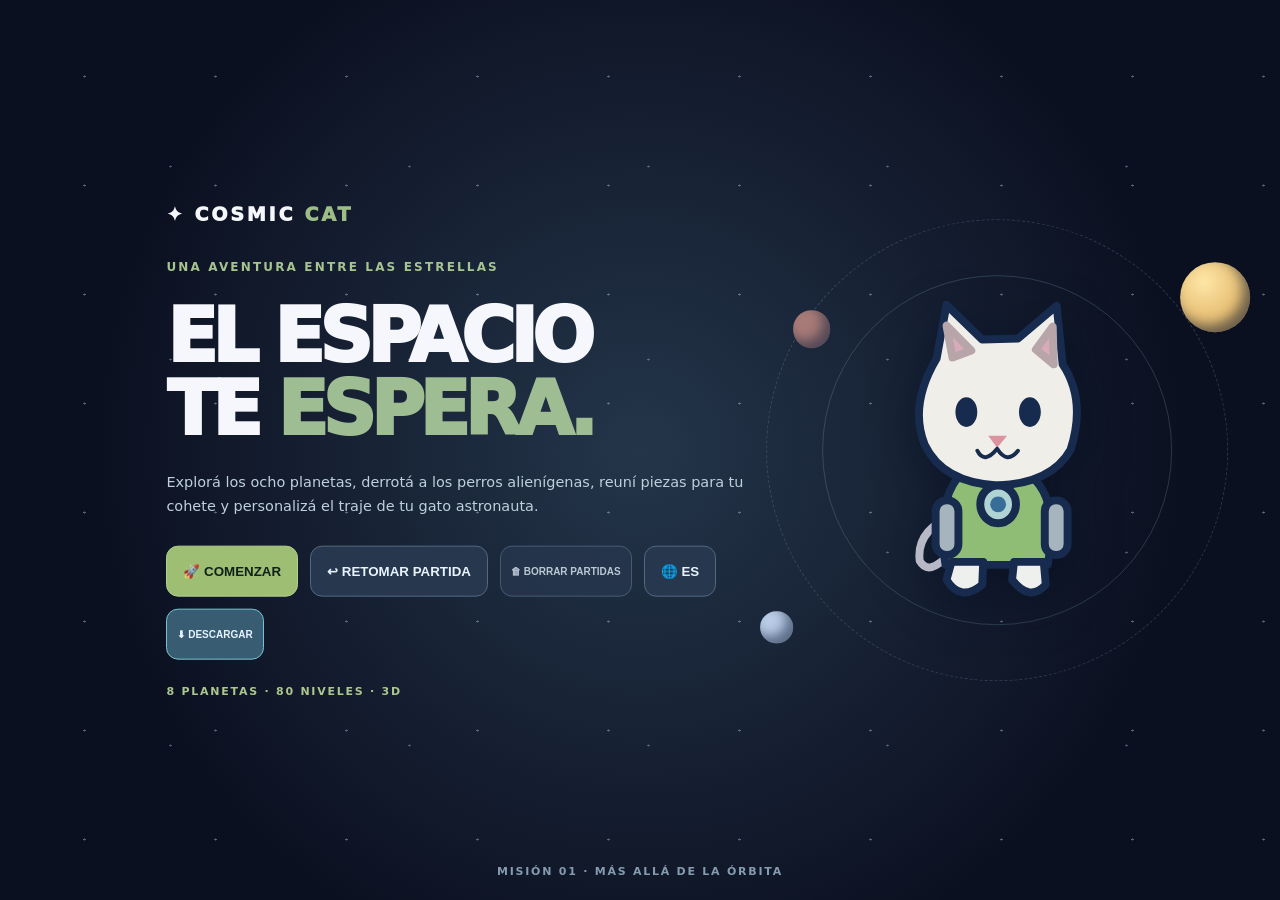
<file: index.html>
<!doctype html><html lang="es"><head><meta charset="UTF-8"><meta name="viewport" content="width=device-width,initial-scale=1,user-scalable=no,viewport-fit=cover"><meta name="theme-color" content="#0d1830"><meta name="mobile-web-app-capable" content="yes"><meta name="apple-mobile-web-app-capable" content="yes"><meta name="apple-mobile-web-app-status-bar-style" content="black-translucent"><link rel="manifest" href="manifest.json"><title>COSMIC CAT — Aventura espacial 3D</title><link rel="stylesheet" href="styles.css?v=4"></head><body>
<div id="error" hidden role="alert"></div>
<section id="start" class="screen active landingScreen">
  <div class="landingStars" aria-hidden="true"></div>
  <div class="landingCopy"><div class="eyebrow">✦ COSMIC <em>CAT</em></div><p class="kicker" id="kicker">UNA AVENTURA ENTRE LAS ESTRELLAS</p><h1 id="heroTitle">EL ESPACIO<br>TE <span>ESPERA.</span></h1><p class="introCopy" id="introCopy">Explorá los ocho planetas, derrotá a los perros alienígenas, reuní piezas para tu cohete y personalizá el traje de tu gato astronauta.</p><div class="landingBtns"><button id="begin" class="primary">🚀 COMENZAR</button><button id="resumeSaved">↩ RETOMAR PARTIDA</button><button id="clearSaves">🗑 BORRAR PARTIDAS</button><button id="langBtn">🌐 ES</button><button id="downloadGame"><svg aria-hidden="true" viewBox="0 0 24 24" width="15" height="15" fill="currentColor" style="vertical-align:-2px;margin-right:6px"><path d="M12 3v10.2l3.6-3.6 1.4 1.4-6 6-6-6 1.4-1.4L10 13.2V3h2ZM5 19h14v2H5v-2Z"/></svg><span>DESCARGAR</span></button></div><div class="landingFooter" id="landingFooter">8 PLANETAS · 80 NIVELES · 3D</div></div>
  <div class="heroArt" aria-label="Gato astronauta con planetas orbitando"><div class="heroOrbit orbitOuter"></div><div class="heroOrbit orbitInner"></div><span class="heroPlanet pOne"></span><span class="heroPlanet pTwo"></span><span class="heroPlanet pThree"></span><svg viewBox="0 0 260 330" role="img" aria-label="Gato astronauta ilustrado"><g stroke="#172b4e" stroke-width="8" stroke-linejoin="round" stroke-linecap="round"><path d="M89 230 Q48 245 52 277 Q61 293 82 270" fill="none" stroke="#b8b9c7"/><path d="M92 191 L163 191 Q193 213 181 281 L78 281 Q67 221 92 191" fill="#8fbd76"/><path d="M84 278 L116 278 115 301 Q93 319 79 296Z" fill="#eef0ee"/><path d="M147 278 L177 278 179 301 Q163 319 145 296Z" fill="#eef0ee"/><rect x="68" y="216" width="23" height="55" rx="11" fill="#a5b4bd"/><rect x="178" y="216" width="23" height="55" rx="11" fill="#a5b4bd"/><path d="M69 73 L79 19 115 54 151 53 190 20 196 79 Q220 115 204 165 Q185 199 130 201 Q75 198 57 160 Q41 120 69 73Z" fill="#efeee8"/><path d="M79 40 L85 72 104 65Z M169 64 L186 41 187 79Z" stroke="#b7a5aa" fill="#d9abb8"/><ellipse cx="99" cy="127" rx="11" ry="15" fill="#172b4e" stroke="none"/><ellipse cx="163" cy="127" rx="11" ry="15" fill="#172b4e" stroke="none"/><path d="M121 151 L140 151 130 163Z" fill="#db939e" stroke="none"/><path d="M130 164 Q117 180 110 166 M130 164 Q140 180 151 166" fill="none" stroke-width="4"/><ellipse cx="131" cy="220" rx="18" ry="19" fill="#b0d4d4"/><circle cx="131" cy="220" r="8" fill="#386d9a" stroke="none"/></g></svg></div>
  <div class="landingBottom" id="landingBottom">MISIÓN 01 · MÁS ALLÁ DE LA ÓRBITA</div>
</section>
<section id="intro" class="screen"><video id="introVideo" src="assets/intro-usuario.mp4?v=4" playsinline preload="metadata"></video><button id="skipIntro" class="floating">SALTAR INTRO</button></section>
<section id="load" class="screen"><div class="loading"><div class="loadingTitle">VIAJANDO AL SISTEMA SOLAR...</div><video id="nyan" src="assets/nyan-cat-sin-fondo.webm" muted playsinline loop preload="auto"></video><div class="progress"><div id="progress"></div></div><span id="loadingText">Cargando juego...</span></div></section>
<section id="lobby" class="screen dashboardScreen"><header class="dashboardHeader"><strong>✦ COSMIC <em>CAT</em></strong><div class="dashboardActions"><span id="lobbyStars">⭐ 0</span><button id="langBtnLobby">🌐 ES</button><button id="miniBtn">🕹️ MINIJUEGO</button><button id="missionBtn">MISIÓN 🛰️</button><button id="upgradesBtn">MEJORAS 🔰</button><button id="appearanceBtn">APARIENCIA ♻</button><button id="savesBtn">GUARDAR / RETORNAR</button></div></header><div class="dashboardGrid"><main class="solarPanel"><div class="smallTag" id="smallTag">CENTRO DE MANDO</div><h1 id="solarTitle">SISTEMA SOLAR</h1><p id="solarSub">Seleccioná un planeta para acercarte y ver sus 10 niveles.</p><div class="systemMap"><div class="mapOrbit orbitA"></div><div class="mapOrbit orbitB"></div><div class="mapOrbit orbitC"></div><div class="mapOrbit orbitD"></div><div class="mapOrbit orbitE"></div><div class="mapSun"></div><img class="mapMascot" src="assets/mascota-verde.jpg" alt="Mascota de fondo"><div id="planets" class="orbitPlanets"></div></div><div class="solarFooter"><div><b>CAPITÁN COSMO</b><p>Explorador espacial</p><small id="lobbyStatus"></small></div><button class="primary" id="exploreCurrent">🪐 EXPLORAR MERCURIO</button></div></main><aside class="dashboardSide"><article><h3>✦ TU CAMPAÑA</h3><div class="sideRow">Planeta desbloqueado <b id="campaignPlanet">Mercurio</b></div><div class="sideRow">Nivel disponible <b id="campaignLevel">1 / 10</b></div><div class="sideRow">Dificultad recomendada <b>Normal</b></div><div class="sideRow">Cohete <b id="campaignRocket">Sin ensamblar</b></div></article><article><h3>✦ ESTADÍSTICAS DEL GATO</h3><div class="statCards"><div>Vida inicial <strong id="statInitialLife">80</strong></div><div>Daño cola <strong id="statTail">7</strong></div><div>Inteligencia <strong id="statEnergy">20</strong></div><div>Resistencia <strong id="statStamina">10</strong></div><div>Traje <strong id="statSuit">20</strong></div></div></article><article><h3>✦ PIEZAS DEL COHETE</h3><div class="sideRow">Componentes reunidos <b id="partsProgress">0 de 8</b></div><div class="partsTrack"><i id="partsBar"></i></div><p>Buscá las piezas ocultas en los mapas para ensamblar el cohete en Neptuno.</p></article><article><h3>✦ CONTROLES</h3><p id="controlsText">WASD / flechas: moverse · Shift: correr · Mouse: apuntar hasta 250 px · Clic izquierdo: cola · Clic derecho: meteorito · Esc: pausa. En móvil, usá los controles táctiles.</p></article></aside></div></section>
<section id="play" class="screen"><canvas id="gameCanvas"></canvas><canvas id="fxCanvas"></canvas><div id="hud"><div class="hudLeft"><b id="hudPlanet">MERCURIO · NIVEL 1</b><div class="hudBars"><div class="hudStat life"><div class="hudStatTop"><span>VIDA</span><strong id="hudLifeValue">80/80</strong></div><div class="hudBar"><i id="hudLifeBar"></i></div></div><div class="hudStat energy"><div class="hudStatTop"><span>INTELIGENCIA</span><strong id="hudEnergyValue">20/20</strong></div><div class="hudBar"><i id="hudEnergyBar"></i></div></div><div class="hudStat stamina"><div class="hudStatTop"><span>RESISTENCIA</span><strong id="hudRunValue">10/10</strong></div><div class="hudBar"><i id="hudRunBar"></i></div></div><div class="hudStat jet" id="hudJetWrap" hidden><div class="hudStatTop"><span>MOCHILA</span><strong id="hudJetValue">50/50</strong></div><div class="hudBar"><i id="hudJetBar"></i></div></div><div class="hudStat suit"><div class="hudStatTop"><span>TRAJE</span><strong id="hudSuitValue">20/20</strong></div><div class="hudBar"><i id="hudSuitBar"></i></div></div></div></div><div class="hudRight"><span id="hudEnemy">ALIENS 0/30</span><span id="hudTime">00:00</span><button id="pauseBtn">⏸ PAUSA</button></div></div><div id="mapLabel">MUNDO 3D · EXPLORACIÓN LIBRE · COLA (J) · METEORITO (ESPACIO)</div><div id="miniMapHint" aria-live="polite">MINIMAPA · PIEZA OCULTA</div><div id="levelObjective" role="status">BUSCÁ PIEZA + DERROTÁ ENEMIGOS</div><canvas id="miniMap" width="190" height="84" aria-label="Minimapa del nivel"></canvas><div id="touch"><div class="dpad"><button data-key="up">▲</button><div><button data-key="left">◀</button><button data-key="down">▼</button><button data-key="right">▶</button></div></div><div id="joystick" aria-label="Joystick virtual"><div id="joystickKnob"></div></div><div class="actions"><button data-key="run">CORRER</button><button data-key="tail">COLA</button><button data-key="shot">METEORITO</button><button data-key="jet" id="jetBtn">COHETE</button></div></div></section>
<section id="mini" class="screen"><canvas id="miniCanvas"></canvas><canvas id="miniFx"></canvas><div id="miniHud"><div class="hudLeft"><b id="miniTitle">MINIJUEGO</b><div class="hudBars"><div class="hudStat life"><div class="hudStatTop"><span>VIDA</span><strong id="mLifeVal">100/100</strong></div><div class="hudBar"><i id="mLifeBar"></i></div></div><div class="hudStat suit"><div class="hudStatTop"><span>TRAJE</span><strong id="mSuitVal">20/20</strong></div><div class="hudBar"><i id="mSuitBar"></i></div></div></div></div><div class="hudRight"><span id="miniKills">0</span><span id="miniTimer">20:00</span></div></div><canvas id="miniMap" width="190" height="84"></canvas><div id="miniObj"></div><div id="miniTouch"><div class="dpad"><button data-key="up">▲</button><div><button data-key="left">◀</button><button data-key="down">▼</button><button data-key="right">▶</button></div></div><div class="actions"><button data-key="run">RUN</button><button data-key="tail">TAIL</button><button data-key="shot">SHOT</button></div></div></section>
<div id="modal" class="modal" hidden><div class="modalBody"><button id="closeModal" class="close">✕</button><h2 id="modalTitle"></h2><div id="modalContent"></div></div></div>
<script src="engine-data.js?v=4"></script><script src="renderer3d.js?v=4"></script><script src="game.js?v=4"></script><script src="minijuegos.js?v=4"></script><script src="idiomas.js?v=4"></script></body></html>
</file>
<file: styles.css>
:root{color-scheme:dark;font-family:system-ui,-apple-system,Segoe UI,sans-serif;background:#0d1322;color:#e7edf5}*{box-sizing:border-box}body{margin:0;overflow:hidden;background:#0c1020}button{cursor:pointer;touch-action:none;border:1px solid #526981;background:#27374e;color:#e9f3ff;border-radius:12px;padding:11px 16px;font-weight:800}button:hover{background:#39516c}button:disabled{opacity:.4;cursor:default}.primary{background:#9ebe74;border-color:#b3d18e;color:#102119}h1{margin:8px 0}p{line-height:1.5;color:#b2c4d2}.screen{display:none;position:absolute;inset:0}.screen.active{display:block}#start{background:radial-gradient(circle,#24354a,#0b1020 70%)}.card{background:#152238d9;border:1px solid #586e84;border-radius:22px;padding:24px;max-width:500px;margin:auto}.center{position:absolute;top:50%;left:50%;transform:translate(-50%,-50%);width:min(92%,500px);display:flex;flex-direction:column;gap:12px;text-align:center}.mascot{height:155px;width:155px;object-fit:contain;border-radius:50%;margin:auto;opacity:.7}#intro{background:#060a12}#intro video{width:100%;height:100%;object-fit:contain}button.floating{position:absolute;right:24px;bottom:24px}#load{background:radial-gradient(circle,#1d2841,#0b1020 75%)}.loading{height:100%;display:flex;align-items:center;justify-content:center;flex-direction:column;gap:17px}.loadingTitle{font-size:clamp(17px,3vw,28px);letter-spacing:3px;color:#b5d69c;font-weight:900;text-align:center}.loading video{width:min(85vw,450px);height:min(40vh,260px);object-fit:contain;background:transparent}.progress{width:min(80vw,430px);height:12px;background:#27374b;border-radius:12px;overflow:hidden}.progress>div{height:100%;width:0;background:#8dbdc9;transition:width .15s}#loadingText{color:#c5d4e4}#lobby{overflow:auto;background:radial-gradient(ellipse at 50% 0,#1c2e49,#0b1020 75%);padding:20px 28px}.header{display:flex;justify-content:space-between;align-items:center;gap:15px;flex-wrap:wrap}.headerActions{display:flex;gap:8px;flex-wrap:wrap}.subtitle{margin:10px 0 24px}.planetGrid{display:grid;grid-template-columns:repeat(4,minmax(0,1fr));gap:14px}.planet{min-height:185px;border:1px solid #475c71;border-radius:17px;background:#1b2a3b;text-align:center;display:flex;flex-direction:column;align-items:center;gap:12px;padding:16px}.planet.locked{filter:grayscale(.85);opacity:.5}.sphere{width:78px;height:78px;border-radius:50%;box-shadow:inset -14px -10px 20px #0008,0 0 0 2px #ffffff18;background:var(--pc);position:relative}.sphere.saturn:after{content:"";position:absolute;left:-23px;right:-23px;height:18px;top:28px;border:6px solid #b9a98a;border-radius:50%;transform:rotate(-22deg)}.lobbyFooter{display:flex;align-items:center;justify-content:space-between;gap:15px;margin-top:20px;color:#adc4cf}.lobbyFooter img{width:62px;height:62px;object-fit:cover;border-radius:50%;opacity:.18}#play{background:#1e2534}#gameCanvas{display:block;width:100%;height:100%;touch-action:none}#hud{position:absolute;top:0;left:0;right:0;display:flex;justify-content:space-between;gap:10px;padding:10px 14px;background:#0b1724d9;border-bottom:1px solid #7082917a;font-size:12px;pointer-events:none}#hud>div{display:flex;gap:14px;align-items:flex-start;flex-wrap:wrap}.hudLeft{min-width:min(68vw,560px)}.hudBars{display:flex;gap:10px;flex-wrap:wrap}.hudStat{min-width:130px;max-width:175px;background:#203245cc;border:1px solid #54697f;border-radius:10px;padding:6px 8px;color:#edf3f7}.hudStatTop{display:flex;justify-content:space-between;align-items:center;gap:8px;font-size:11px;margin-bottom:4px}.hudStatTop span{font-weight:800;letter-spacing:.3px;color:#d9e3eb}.hudStatTop strong{font-size:11px}.hudBar{height:9px;background:#0f1722;border:1px solid #5e6f81;border-radius:999px;overflow:hidden}.hudBar i{display:block;height:100%;width:0;border-radius:999px;transition:width .18s ease}.hudStat.life .hudBar i{background:linear-gradient(90deg,#cf2f3d,#ff6b6b)}.hudStat.energy .hudBar i{background:linear-gradient(90deg,#2366c7,#67a8ff)}.hudStat.stamina .hudBar i{background:linear-gradient(90deg,#7f8692,#c7ccd3)}.hudStat.jet .hudBar i{background:linear-gradient(90deg,#54d6d8,#b6fff9)}.hudStat.suit .hudBar i{background:linear-gradient(90deg,#7fae3e,#b9e05a)}.hudRight{justify-content:flex-end;align-items:center}#pauseBtn{pointer-events:auto}#hud span{background:#2c3d52cc;border-radius:8px;padding:7px;color:#edf3f7}#mapLabel{position:absolute;left:16px;top:76px;font-size:11px;background:#172b40b0;padding:6px 11px;border-radius:6px;color:#b9d4dc}#miniMap{position:absolute;right:16px;bottom:15px;border:1px solid #9ba9b7;border-radius:8px;background:#101a27bb}#touch{position:absolute;left:10px;right:10px;bottom:10px;display:flex;justify-content:space-between;align-items:end;pointer-events:none}.dpad,.actions{pointer-events:auto}.dpad{text-align:center}.dpad>div{display:flex}.dpad button,.actions button{font-size:12px;padding:13px;min-width:52px;min-height:49px;background:#202f47cf;user-select:none}.dpad>button{margin-bottom:5px}.actions{display:flex;gap:6px;max-width:58vw;flex-wrap:wrap;justify-content:flex-end}.actions button{border-color:#7c95a9}.modal{position:absolute;inset:0;background:#070b14d9;display:flex;align-items:center;justify-content:center;padding:12px;z-index:20}.modal[hidden]{display:none}.modalBody{position:relative;width:min(92vw,620px);max-height:90vh;overflow-y:auto;background:#18263a;border:1px solid #7b91a7;border-radius:20px;padding:24px}.close{position:absolute;right:14px;top:14px}.modal h2{padding-right:45px}.buttonGrid{display:grid;grid-template-columns:repeat(2,minmax(0,1fr));gap:10px;margin-top:12px}.buttonGrid button{min-height:65px}.statRow{display:flex;align-items:center;justify-content:space-between;gap:10px;border-bottom:1px solid #ffffff18;padding:9px 0}.statRow button{padding:8px 16px}.colorRow{display:flex;flex-wrap:wrap;gap:10px}.colorDot{height:35px;width:35px;border-radius:50%;border:2px solid #ddd}.info{color:#b9c9d9;font-size:13px}.error{color:#ffc7c7}#error:not([hidden]){position:fixed;inset:15px 15px auto;z-index:100;background:#562a2a;border:2px solid #e6a2a2;padding:20px;color:#fff;border-radius:12px;white-space:pre-wrap}@media(max-width:700px){.planetGrid{grid-template-columns:repeat(2,minmax(0,1fr))}.planet{min-height:135px}.sphere{width:56px;height:56px}.header h1{font-size:21px}#hud{font-size:10px;padding:5px;gap:3px}#hud>div{gap:4px}.hudLeft{min-width:auto;flex:1}.hudBars{display:grid;grid-template-columns:1fr;gap:4px;width:min(55vw,220px)}.hudStat{min-width:0;max-width:none;padding:4px 6px}.hudStatTop{font-size:9px;margin-bottom:3px}.hudStatTop strong{font-size:9px}#hud span{padding:3px}#mapLabel{top:94px}.dpad button,.actions button{min-width:44px;padding:10px;font-size:10px}.actions{max-width:52vw}#miniMap{width:112px;height:54px;bottom:72px}}@media(max-height:450px){#mapLabel{display:none}#hud{font-size:9px}.hudBars{grid-template-columns:repeat(2,minmax(90px,1fr));width:min(58vw,260px)}.dpad button,.actions button{min-height:38px;padding:7px}#miniMap{bottom:58px}}

/* Motor gráfico 3D y sistema solar animado: tonos mate y suaves. */
#fxCanvas{position:absolute;inset:0;width:100%;height:100%;pointer-events:none}
#start,#lobby{isolation:isolate}
#start>.card,#lobby>.header,#lobby>.subtitle,#lobby>.planetGrid,#lobby>.lobbyFooter{position:relative;z-index:2}
.solarScene{position:absolute;inset:0;overflow:hidden;z-index:0;pointer-events:none;opacity:.75;background:radial-gradient(ellipse at 62% 53%,#1e354b 0%,#0b1527 56%,#080e19 100%)}
.solarOrbits{position:absolute;width:min(88vw,950px);height:min(70vw,650px);left:54%;top:53%;transform:translate(-50%,-50%) rotateX(62deg);transform-style:preserve-3d}
.solarSun{position:absolute;left:53%;top:51%;height:66px;width:66px;border-radius:50%;background:radial-gradient(circle at 30% 25%,#e4d3aa,#b08c52 64%,#66513e);transform:translate(-50%,-50%);box-shadow:0 0 42px #e4bd7152;z-index:1}
.orbit{position:absolute;left:50%;top:50%;border:1px solid #91a8b32e;border-radius:50%;transform:translate(-50%,-50%);animation:solarTravel 30s linear infinite;transform-style:preserve-3d}
.orbit i{position:absolute;left:50%;top:-9px;height:18px;width:18px;border-radius:50%;box-shadow:inset -5px -4px 9px #0912218c,1px 2px 6px #ffffff1a;background:radial-gradient(circle at 25% 25%,#d6d4cd,#8b7d6d);transform:rotateX(-62deg)}
.orbit1{height:15%;width:15%;animation-duration:8s}.orbit1 i{height:10px;width:10px;background:#a69a89}
.orbit2{height:25%;width:25%;animation-duration:12s;animation-delay:-5s}.orbit2 i{background:#c6a66e}
.orbit3{height:36%;width:36%;animation-duration:16s;animation-delay:-4s}.orbit3 i{background:#6eabb9}
.orbit4{height:46%;width:46%;animation-duration:19s;animation-delay:-13s}.orbit4 i{background:#bf8573}
.orbit5{height:59%;width:59%;animation-duration:25s;animation-delay:-10s}.orbit5 i{height:26px;width:26px;background:repeating-linear-gradient(8deg,#b6a28c 0 5px,#9a8477 5px 8px)}
.orbit6{height:71%;width:71%;animation-duration:32s;animation-delay:-20s}.orbit6 i{width:24px;height:24px;background:#c6b49a;border:3px solid #9f9684}
.orbit7{height:83%;width:83%;animation-duration:39s;animation-delay:-21s}.orbit7 i{background:#8db6b9}
.orbit8{height:96%;width:96%;animation-duration:46s;animation-delay:-15s}.orbit8 i{background:#6f91b8}
@keyframes solarTravel{from{transform:translate(-50%,-50%) rotate(0deg)}to{transform:translate(-50%,-50%) rotate(360deg)}}
.solarCaption{position:absolute;bottom:22px;left:0;right:0;text-align:center;font-weight:700;letter-spacing:.2em;font-size:10px;color:#a6c0c7aa}
#lobby .solarScene{opacity:.43}
#lobby .planet{background:#1b2a3bdc;backdrop-filter:blur(4px)}
#mapLabel{background:#203849e8;color:#d5ebe4}
#touch button:active{background:#648b87}
@media(max-width:750px){.solarScene{opacity:.42}.solarOrbits{width:115vw;height:87vw}.solarSun{width:43px;height:43px}.solarCaption{bottom:4px}.card.center{background:#152238f5}}
/* Portada editorial inspirada en la tercera referencia del usuario. */
.landingScreen{background:radial-gradient(ellipse at 75% 48%,#152b3a 0%,#090f22 68%);color:#f5f7fc;overflow:hidden}
.landingStars{position:absolute;inset:0;pointer-events:none;background-image:radial-gradient(#d6e5ff 1px,transparent 1.4px),radial-gradient(#a5caec 1px,transparent 1.5px);background-size:131px 109px,239px 193px;background-position:19px 22px,51px 70px;opacity:.38;animation:starDrift 65s linear infinite}
@keyframes starDrift{to{background-position:150px 22px,290px 70px}}
.landingCopy{position:absolute;top:50%;left:clamp(28px,13vw,240px);width:min(46vw,650px);transform:translateY(-50%);z-index:2}
.eyebrow{font-size:clamp(16px,1.5vw,24px);font-weight:950;letter-spacing:.14em}.eyebrow em,.dashboardHeader em{color:#9cbd87;font-style:normal}
.kicker,.smallTag{font-size:12px;font-weight:900;letter-spacing:.18em;color:#a6c48f}.kicker{margin:32px 0 24px}
.landingCopy h1{font-size:clamp(44px,5.8vw,102px);line-height:.99;letter-spacing:-.075em;font-weight:1000;margin:0 0 24px}.landingCopy h1 span{color:#9fbd92}
.introCopy{max-width:580px;color:#bed0dc;font-size:clamp(13px,1.13vw,18px);line-height:1.65}.landingBtns{display:flex;gap:12px;flex-wrap:wrap;margin:27px 0 25px}.landingBtns button{min-height:51px}
.landingFooter,.landingBottom{font-size:11px;letter-spacing:.16em;color:#acc78f;font-weight:850}.landingBottom{position:absolute;bottom:22px;left:0;width:100%;text-align:center;color:#849bb0}
.heroArt{position:absolute;left:59%;top:50%;transform:translate(-5%,-50%);width:min(42vw,660px);aspect-ratio:1;display:grid;place-items:center}
.heroArt svg{position:relative;z-index:3;width:48%;height:72%;animation:catDrift 4s ease-in-out infinite;filter:drop-shadow(0 12px 25px #02091b77)}
@keyframes catDrift{50%{transform:translateY(-12px)}}
.heroOrbit{position:absolute;border:1px solid #8ab4c43c;border-radius:50%;width:86%;height:86%;animation:spinOrbit 38s linear infinite}.heroOrbit.orbitInner{width:65%;height:65%;animation-duration:29s;animation-direction:reverse}.heroOrbit.orbitOuter{border-style:dashed}
@keyframes spinOrbit{to{transform:rotate(360deg)}}
.heroPlanet{position:absolute;border-radius:50%;z-index:2;box-shadow:inset -7px -7px 12px #101f3d8c}.heroPlanet.pOne{width:13%;height:13%;top:15%;right:3%;background:radial-gradient(circle at 34% 28%,#fee6a6,#d29e4a)}.heroPlanet.pTwo{width:6%;height:6%;bottom:14%;left:6%;background:#bacde7}.heroPlanet.pThree{width:7%;height:7%;top:24%;left:12%;background:#a77b77}
/* Lobby: panel principal con sistema solar y tarjetas laterales, cuarta referencia. */
#lobby.dashboardScreen{padding:0;background:#0a1022;overflow:auto}
.dashboardHeader{height:77px;border-bottom:1px solid #2b3857;display:flex;align-items:center;justify-content:space-between;padding:12px clamp(18px,3vw,53px);gap:18px}
.dashboardHeader>strong{letter-spacing:.15em;font-size:17px}.dashboardActions{display:flex;gap:9px;align-items:center;flex-wrap:wrap}.dashboardActions>span{border:1px solid #3d4557;border-radius:12px;padding:12px;color:#dbc28b;font-weight:800}.dashboardActions button{background:#161f35;border-color:#333d54;font-size:12px}
.dashboardGrid{display:grid;grid-template-columns:minmax(0,1fr) minmax(260px,315px);gap:20px;max-width:1900px;margin:auto;padding:28px clamp(16px,2.5vw,46px)}
.solarPanel{position:relative;min-height:min(78vh,770px);border:1px solid #2d416b;border-radius:26px;background:radial-gradient(circle at 50% 48%,#142340,#0c1630 74%);overflow:hidden;padding:27px}
.solarPanel h1{letter-spacing:-.04em;font-size:clamp(27px,3vw,42px);margin:9px 0}.solarPanel>p{font-size:13px;margin:0;color:#adbdd5}
.systemMap{position:absolute;inset:75px 5% 54px;display:grid;place-items:center;pointer-events:none}
.mapOrbit{position:absolute;border:1px solid #7794bf36;border-radius:50%;aspect-ratio:1}.orbitA{width:41%}.orbitB{width:58%}.orbitC{width:73%}.orbitD{width:91%}.orbitE{width:104%;border-style:dotted}
.mapSun{position:absolute;left:50%;top:50%;transform:translate(-50%,-50%);height:clamp(45px,5vw,88px);width:clamp(45px,5vw,88px);border-radius:50%;background:radial-gradient(circle at 30% 24%,#fff8c9 0 12%,#ffe07b 35%,#f5a72e 72%,#d96527 100%);box-shadow:0 0 22px #fff0a8,0 0 58px #ffbc4dcc,0 0 115px #ff8b3b88;z-index:2;animation:sunPulse 2.6s ease-in-out infinite}
.mapSun:before,.mapSun:after{content:"";position:absolute;inset:-32%;border-radius:50%;border:2px solid #ffd97866;filter:blur(1px);animation:sunRefraction 3.6s ease-out infinite}
.mapSun:after{inset:-62%;border-color:#ffb84c3d;animation-delay:-1.8s}
@keyframes sunPulse{0%,100%{filter:brightness(1);transform:translate(-50%,-50%) scale(1)}50%{filter:brightness(1.18);transform:translate(-50%,-50%) scale(1.06)}}
@keyframes sunRefraction{0%{opacity:.05;transform:scale(.7) rotate(0deg)}35%{opacity:.85}100%{opacity:0;transform:scale(1.16) rotate(35deg)}}
.mapMascot{position:absolute;left:50%;top:50%;transform:translate(-50%,-50%);width:min(35%,370px);aspect-ratio:1;object-fit:contain;opacity:.12;mix-blend-mode:screen;border-radius:50%;pointer-events:none}
.orbitPlanets{position:absolute;inset:0;pointer-events:none}.orbitPlanet{position:absolute;transform:translate(-50%,-50%);display:flex;flex-direction:column;gap:4px;align-items:center;justify-content:center;background:none;border:0;padding:7px;min-width:75px;min-height:68px;color:#e6e8f2;font-size:10px;font-weight:900;pointer-events:auto;text-shadow:0 1px 3px #050814}
.orbitPlanet:hover{background:#36466266}.orbitPlanet.locked{opacity:.62}.orbitPlanet i{position:absolute;right:0;top:11px;font-size:11px;font-style:normal}.planetOrb{width:34px;height:34px;border-radius:50%;background:radial-gradient(circle at 28% 24%,#fff9e5 0 8%,var(--pc) 35%,#17243b 100%);box-shadow:inset -7px -4px 9px #101b32,0 0 0 2px #ffffff38,0 0 14px var(--pc);display:block;position:relative;overflow:hidden}.planetOrb.planet-2{background:radial-gradient(ellipse at 62% 37%,#4d9b58 0 15%,transparent 16%),radial-gradient(ellipse at 35% 67%,#69ad57 0 19%,transparent 20%),radial-gradient(circle at 28% 24%,#d9f4f2 0 10%,#438da9 31%,#23617f 68%,#122e50 100%)}.planetOrb.planet-3{background:linear-gradient(165deg,#d77a53 0 24%,#a94d3f 25% 41%,#c96b4c 42% 62%,#713b3c 63%)}.planetOrb.planet-4{background:repeating-linear-gradient(170deg,#e5c18a 0 5px,#b8734e 6px 10px,#f0d3a0 11px 15px,#9b5d49 16px 19px)}.planetOrb.planet-5{background:repeating-linear-gradient(170deg,#ead2a2 0 5px,#b99268 6px 10px,#d8b986 11px 15px)}.planetOrb.planet-6{background:radial-gradient(circle at 28% 24%,#d8ffff,#78d5dc 45%,#368aa0 78%,#1b4e71)}.planetOrb.planet-7{background:radial-gradient(circle at 28% 24%,#9abfff,#3d72bd 42%,#183b82 78%,#102458)}.orbitPlanet:not(.locked) .planetOrb{box-shadow:inset -6px -4px 9px #101b32,0 0 0 2px #d8efb0,0 0 18px var(--pc)}.planetOrb.saturn:after{content:"";display:block;width:57px;height:12px;border:4px solid #d9bd8b99;border-radius:50%;transform:translate(-12px,8px) rotate(-26deg)}
.solarFooter{position:absolute;bottom:18px;left:25px;right:25px;display:flex;align-items:flex-end;justify-content:space-between;gap:10px}.solarFooter b{font-size:14px}.solarFooter p{margin:3px 0;font-size:12px}.solarFooter small{font-size:11px;color:#b5c8d5}.solarFooter button{white-space:nowrap}
.dashboardSide{display:flex;flex-direction:column;gap:12px}.dashboardSide article{border:1px solid #2c4168;border-radius:19px;padding:17px;background:#131d39}.dashboardSide h3{font-size:12px;letter-spacing:.05em;margin:2px 0 13px}.dashboardSide p{font-size:12px;margin:9px 0 0}.sideRow{border-bottom:1px solid #ffffff11;display:flex;justify-content:space-between;gap:8px;padding:9px 0;font-size:12px;color:#b6c3d9}.sideRow b{color:white;text-align:right}.statCards{display:grid;grid-template-columns:1fr 1fr;gap:8px}.statCards>div{font-size:11px;color:#b8c4d8;border:1px solid #2a395d;border-radius:12px;padding:12px}.statCards strong{display:block;color:#fff;font-size:16px;margin-top:5px}.partsTrack{height:8px;background:#283453;border-radius:7px;overflow:hidden;margin-top:8px}.partsTrack i{display:block;background:#94b78e;height:100%;width:0%}
#aimHint{position:absolute;top:123px;left:17px;font-size:11px;color:#b9d6dc;background:#172d40af;padding:6px 10px;border-radius:8px;pointer-events:none}
#gameCanvas{cursor:crosshair}
@media(max-width:900px){.dashboardGrid{grid-template-columns:1fr}.dashboardSide{display:grid;grid-template-columns:1fr 1fr}.solarPanel{height:680px;min-height:0}.dashboardHeader{height:auto;min-height:70px}.landingCopy{left:5vw;width:52vw}.heroArt{left:57%;width:47vw}}
@media(max-width:650px){.dashboardSide{grid-template-columns:1fr}.dashboardGrid{padding:12px}.solarPanel{height:570px;padding:18px}.systemMap{inset:90px 0 65px}.orbitPlanet{min-width:57px;font-size:8px;padding:4px}.planetOrb{width:24px;height:24px}.solarFooter{left:12px;right:12px}.solarFooter button{font-size:10px}.dashboardHeader{padding:10px}.dashboardActions{gap:4px}.dashboardActions button{padding:9px;font-size:10px}.dashboardActions>span{padding:8px}.landingCopy{left:6vw;width:87%;top:65%;transform:translateY(-50%)}.landingCopy h1{font-size:clamp(42px,10vw,70px)}.heroArt{top:22%;left:46%;transform:translate(-10%,-50%);width:60vw;opacity:.55}.kicker{margin:12px 0}.introCopy{font-size:13px}.landingBottom{display:none}#aimHint{display:none}}

/* Selector y joystick virtual para partidas en teléfono. */
#joystick{display:none;width:132px;height:132px;border:2px solid #b8dfd477;border-radius:50%;background:#193b4d99;touch-action:none;align-items:center;justify-content:center;box-shadow:0 0 18px #6dc4bf33;pointer-events:auto;-webkit-user-select:none;user-select:none}
#joystickKnob{width:48px;height:48px;border-radius:50%;background:#9bcbb5dd;border:2px solid #d7f5dc;box-shadow:0 3px 12px #081b2a99;pointer-events:none}
#touch.joystickMode #joystick{display:flex}#touch.joystickMode .dpad{display:none}.controlQuestion{text-align:center;margin:4px 0 15px}.landingBtns #clearSaves{font-size:10px;padding:8px 10px;opacity:.78}.landingBtns #downloadGame{font-size:10px;padding:8px 10px;background:#385d73;border-color:#78c4ce}

/* Paneles de pieza del cohete */
.piecePanel{position:relative;min-height:360px;border-radius:18px;overflow:hidden;background:#101927;display:flex;align-items:flex-end;justify-content:center;padding:20px}
.pieceBackdrop{position:absolute;inset:0;background-image:linear-gradient(180deg,#0a1320b3,#0a1320f2), var(--piecebg);background-size:cover;background-position:center;filter:saturate(.9) brightness(.8)}
.pieceGlow{position:absolute;top:18px;left:50%;transform:translateX(-50%);width:110px;height:110px;border-radius:22px;background:radial-gradient(circle,#fff8c9,#f3d36a 45%,#c48c24 78%,#8b5b12 100%);box-shadow:0 0 28px #ffd67499, 0 0 60px #ffd67455;display:flex;align-items:center;justify-content:center;font-size:48px;color:#2d1f0a;border:2px solid #ffe6a9;z-index:2}
.pieceInfo{position:relative;z-index:2;background:#101a29de;border:1px solid #89a0b5;border-radius:16px;padding:22px;width:100%;margin-top:110px}
.pieceTag{font-size:12px;letter-spacing:.18em;color:#d0ef97;font-weight:900;margin:0 0 8px}
.pieceInfo h3{margin:0 0 12px;font-size:30px;color:#f2f6fb}
.pieceInfo p{margin:7px 0;color:#d5dfeb}.pieceHint{color:#ffdca3;font-size:13px}
#closeModal[hidden]{display:none !important}

/* Panel de mejoras del astronauta basado en la referencia visual. */
#modal.upgradeModal{background:#050914bf;backdrop-filter:blur(4px)}
#modal.upgradeModal .modalBody{width:min(92vw,510px);padding:20px 18px 18px;border:1px solid #495f8e;border-radius:24px;background:#14203edc;box-shadow:0 22px 65px #02071399;max-height:92dvh;overflow:auto}
#modal.upgradeModal #modalTitle{font-size:15px;letter-spacing:.035em;font-weight:900;margin:4px 0 22px;padding-right:54px}
#modal.upgradeModal .close{width:43px;height:43px;right:15px;top:15px;padding:0;border:1px solid #40557f;border-radius:12px;background:#263354;color:#f5f6ff;font-size:19px}
.upgradesPanel{display:flex;flex-direction:column;gap:10px}
.upgradeItem{position:relative;display:flex;align-items:center;gap:10px;border:1px solid #314269;border-radius:16px;background:#1a2850bc;padding:14px 13px;min-height:83px}
.upgradeIcon{width:25px;text-align:center;align-self:flex-start;margin-top:5px;font-size:17px;flex-shrink:0;color:#afc8e9}
.upgradeDetails{flex:1;min-width:0}
.upgradeName{font-size:13px;font-weight:850;color:#f0f4ff;margin-bottom:9px}
.upgradeMeta{display:flex;justify-content:space-between;gap:5px;align-items:center;color:#bac9e8;font-size:11px;margin-bottom:8px}
.upgradeTrack{height:7px;border-radius:99px;overflow:hidden;background:#2d3b5a}
.upgradeTrack>div{height:100%;border-radius:99px;background:linear-gradient(90deg,#54bfd2,#a9e358);transition:width .2s ease-out}
.upgradePlus{width:45px;height:46px;border-radius:12px;background:#263859;border:1px solid #42577e;color:#c6e3fe;font-size:27px;line-height:1;align-self:center;padding:0;flex-shrink:0}
.upgradePlus:not(:disabled):hover{background:#405d7e;border-color:#a5c9c8}
.upgradePlus:disabled{opacity:.30}
.upgradeFooter{display:flex;justify-content:space-between;flex-wrap:wrap;gap:9px;border-top:1px solid #344566;margin-top:7px;padding:14px 2px 0;color:#b8c6e1;font-size:11px}
.upgradeFooter b{color:#eaf1ff}
@media(max-width:560px){#modal.upgradeModal .modalBody{width:min(95vw,510px);padding:15px 12px;max-height:94dvh}.upgradeItem{padding:10px 9px;min-height:75px}.upgradePlus{width:39px;height:40px}.upgradeFooter{font-size:10px}}

/* PERSONALIZAR ASTRONAUTA — panel inspirado en la referencia */
#modal.appearanceModal{background:#050814d9;backdrop-filter:blur(2px)}
#modal.appearanceModal .modalBody{width:min(94vw,1020px);max-height:94dvh;overflow:auto;padding:24px 30px 28px;border:1px solid #405478;border-radius:23px;background:#142044;box-shadow:0 25px 70px #0009}
#modal.appearanceModal #modalTitle{font-weight:900;font-size:24px;margin:22px 0 20px;letter-spacing:.015em}
#modal.appearanceModal #modalTitle::before{content:'PERSONALIZA TU ASTRONAUTA';display:block;color:#a0bf85;font-size:11px;letter-spacing:.18em;margin-bottom:9px}
#modal.appearanceModal .close{top:22px;right:28px;width:44px;height:44px;border:1px solid #405174;background:#253456;font-size:19px;padding:0}
.appearanceBody{display:grid;grid-template-columns:minmax(240px,42%) minmax(0,1fr);gap:22px;align-items:stretch}
.appearancePreview{background:#090f28;border:1px solid #293757;border-radius:18px;min-height:375px;display:flex;flex-direction:column;align-items:center;justify-content:center;gap:7px;overflow:hidden;padding:12px}
.appearanceAvatar{--preview-suit:#d8d9e1;width:min(100%,280px);height:300px;display:flex;align-items:center;justify-content:center;transition:filter .12s}
.appearanceAvatar svg{height:100%;width:100%;display:block}
.appearancePreviewCaption{font-size:10px;letter-spacing:.13em;color:#a6b5d1;text-align:center}
.appearanceSettings h3{font-size:12px;font-weight:900;color:#f2f5ff;margin:0 0 12px}
.appearancePalette{display:grid;grid-template-columns:repeat(6,minmax(0,1fr));gap:9px;margin-bottom:18px}
.appearanceSwatch{height:40px;border-radius:10px;border:2px solid #ffffff1e;padding:0;min-width:0}
.appearanceSwatch.selected{outline:2px solid #f3f5fa;outline-offset:2px}
.hueCarousel{display:block;width:100%;height:23px;border-radius:30px;appearance:none;background:linear-gradient(90deg,red,#ff0,#00ff00,#00ffff,blue,#f0f,red);cursor:pointer;margin:4px 0 2px}
.hueCarousel::-webkit-slider-thumb{appearance:none;width:21px;height:28px;border-radius:10px;border:3px solid white;background:#293753;box-shadow:0 0 0 2px #060d24}
.hueCarousel::-moz-range-thumb{width:16px;height:24px;border-radius:10px;border:3px solid white;background:#293753}
.appearanceSub{font-size:12px;color:#afc2d9;margin:8px 0 17px}
.appearanceControls{display:flex;flex-direction:column;gap:7px}
.appearanceControls h3{margin:0 0 5px}
.appearanceControls label{font-size:11px;color:#b4c3dd;display:flex;justify-content:space-between;gap:8px}
.appearanceControls output{font-size:11px;color:#b4c3dd}
.appearanceControls input[type=range]{width:100%;height:10px;accent-color:#a1bb8c;cursor:pointer;margin:4px 0 10px}
.appearanceButtons{display:flex;gap:10px;justify-content:flex-end;margin-top:20px}
.appearanceButtons button{min-height:48px;font-size:12px}.appearanceButtons .primary{background:#b0f35b;border-color:#b0f35b;color:#13200d}
@media(max-width:720px){#modal.appearanceModal .modalBody{width:96vw;max-height:96dvh;padding:17px}#modal.appearanceModal #modalTitle{font-size:19px;margin:20px 0 14px}.appearanceBody{grid-template-columns:1fr;gap:12px}.appearancePreview{min-height:185px}.appearanceAvatar{height:175px}.appearancePalette{gap:5px}.appearanceSwatch{height:35px}.appearanceButtons{margin-top:8px}.appearanceButtons button{font-size:10px;padding:10px}}


/* Selector de planeta y niveles: composición de la referencia 2 */
#modal.levelSelectModal .modalBody{width:min(96vw,1010px);max-height:94dvh;overflow-y:auto;padding:23px 29px 29px;border:1px solid #35456b;border-radius:24px;background:#141e40;box-shadow:0 24px 80px #020712b8}
#modal.levelSelectModal #modalTitle{display:none}
#modal.levelSelectModal #closeModal{z-index:5;right:23px;top:22px;width:44px;height:44px;padding:0;background:#202d50;border:1px solid #3a4972;border-radius:13px;font-size:21px}
.levelPicker{color:#f3f5fb}
.levelPickerHead{margin:0 55px 19px 0}
.levelPickerHead>span{font-size:12px;letter-spacing:.19em;font-weight:900;color:#a1c28a}
.levelPickerHead h3{font-size:clamp(20px,2vw,26px);line-height:1.15;margin:7px 0 0;letter-spacing:.01em}
.levelPickerMain{display:grid;grid-template-columns:minmax(195px,30%) minmax(0,1fr);gap:25px}
.planetVisual{position:relative;min-height:350px;background:radial-gradient(ellipse at 50% 42%,#1c3458 0%,#080f25 67%);border:1px solid #243052;border-radius:17px;overflow:hidden;display:flex;align-items:center;justify-content:center}
.planetIllustration{position:relative;width:min(85%,290px);aspect-ratio:1;display:grid;place-items:center}
.planetRing{position:absolute;width:108%;height:46%;border:1px solid #6880a78c;border-radius:50%;transform:rotate(-31deg)}
.planetGlobe{position:relative;width:53%;height:53%;border-radius:50%;background:radial-gradient(circle at 28% 24%,#dde0e2 0%,var(--planet-color) 44%,#282e3d 93%);box-shadow:inset -12px -14px 24px #0208139c,0 3px 17px #7992bc22}
.planetGlobe.ringed:after{content:'';position:absolute;inset:35% -42%;border:7px solid #b4a58e91;border-radius:50%;transform:rotate(-25deg)}
.planetVisualLabel{position:absolute;bottom:22px;left:12px;right:12px;text-align:center;letter-spacing:.15em;font-size:10px;color:#b9c5dc}
.levelPickerRight h4{font-size:12px;letter-spacing:.08em;margin:0 0 10px;font-weight:950}
.levelTileGrid{display:grid;grid-template-columns:repeat(5,minmax(0,1fr));gap:8px}
.levelTile{height:75px;min-width:0;position:relative;padding:8px 3px;display:flex;flex-direction:column;align-items:center;justify-content:center;gap:3px;border-radius:14px;background:#182344;border:1px solid #293653;color:#ecf2ff}
.levelTile .levelNumber{font-size:20px;font-weight:1000;line-height:1.1}
.levelTile small{font-size:10px;font-weight:800;color:#a9b6d5;letter-spacing:.04em}
.levelTile.levelLocked{opacity:.45}
.levelTile.selected{border-color:#a6d18d;box-shadow:inset 0 0 0 2px #293d64,0 0 0 1px #badb96;background:#223457}
.levelSpecial{position:absolute;right:1px;top:1px;width:17px;height:17px;object-fit:contain}
.levelSectionDivider{height:1px;background:#ffffff1a;margin:17px 0 16px}
.difficultyGrid{display:grid;grid-template-columns:repeat(3,minmax(0,1fr));gap:9px}
.difficultyTile{min-width:0;min-height:63px;padding:7px 5px;background:#18213e;border:1px solid #334263;border-radius:13px;display:flex;flex-direction:column;align-items:center;justify-content:center;gap:4px;text-align:center}
.difficultyTile strong{font-size:12px}.difficultyTile small{font-size:10px;color:#b5c7df}
.difficultyTile.selected{background:#223144;border-color:#a6d18d;color:#baddac}
.levelPickerFoot{display:flex;gap:14px;align-items:center;justify-content:space-between;margin-top:20px}
.levelPickerFoot p{font-size:11px;line-height:1.5;margin:0;color:#b5c4dc;max-width:340px}
.levelPickerFoot button{padding:15px 20px;white-space:nowrap;background:#b0f25d;border-color:#b0f25d;color:#172117}
@media(max-width:800px){#modal.levelSelectModal .modalBody{padding:19px 15px}.levelPickerMain{grid-template-columns:minmax(145px,30%) minmax(0,1fr);gap:14px}.planetVisual{min-height:280px}.levelTile{height:62px}.levelTile .levelNumber{font-size:17px}.difficultyTile strong{font-size:10px}.difficultyTile small{font-size:9px}.levelPickerFoot{gap:8px}}
@media(max-width:575px){#modal.levelSelectModal .modalBody{width:97vw;max-height:95dvh;padding:17px 12px}.levelPickerMain{grid-template-columns:1fr;gap:12px}.planetVisual{min-height:140px;height:160px}.planetIllustration{width:180px}.planetVisualLabel{bottom:9px}.levelTileGrid{gap:4px}.levelTile{height:57px;padding:4px 0;border-radius:9px}.levelTile .levelNumber{font-size:17px}.levelTile small{font-size:8px}.levelSpecial{width:12px;height:12px}.difficultyGrid{gap:5px}.difficultyTile{min-height:58px}.levelPickerFoot{flex-wrap:wrap}.levelPickerFoot button{margin-left:auto}}

/* Minimap en esquina superior derecha, separado del HUD */
#miniMap{top:var(--minimap-map-top, 118px)!important;bottom:auto!important;right:16px!important;z-index:5;box-shadow:0 6px 20px #01081599}
#miniMapHint{position:absolute;top:var(--minimap-hint-top, 91px);right:16px;width:190px;z-index:5;border:1px solid #566c82;border-bottom:none;border-radius:8px 8px 0 0;background:#0c1a2de8;padding:5px 7px;text-align:center;font-size:10px;font-weight:800;letter-spacing:.025em;color:#b5c7d2;white-space:nowrap}
#miniMapHint.revealed{color:#ffe5a4;border-color:#ac8a45}
@media(max-width:700px){#miniMap{width:112px!important;height:54px!important;right:8px!important}#miniMapHint{right:8px;width:112px;font-size:8px;white-space:normal;padding:4px 3px}}

#levelObjective{position:absolute;top:calc(var(--minimap-map-top, 110px) + 90px);right:16px;max-width:260px;padding:7px 10px;color:#deebf1;background:#1c2b3fe6;border:1px solid #62788e;border-radius:8px;font-size:11px;font-weight:800;pointer-events:none;z-index:4;text-align:center;}@media(max-width:700px){#levelObjective{right:8px;max-width:185px;font-size:9px;top:calc(var(--minimap-map-top, 100px) + 60px)}}

/* ===============================================================
   Interfaz de juego adaptable a teléfono y tablets (noviembre 2026)
   El HUD nunca debe expandirse hasta tapar el terreno.
   =============================================================== */
#play { overflow:hidden; height:100dvh; width:100vw; }
#hud { z-index:8; }
#miniMap, #miniMapHint, #levelObjective { box-sizing:border-box; }
#touch { z-index:9; }
@media (pointer:coarse), (max-height:650px) and (min-width:600px) {
  #play #hud {
    display:grid;grid-template-columns:minmax(0,1fr) auto;
    align-items:center;gap:7px;
    padding:5px max(9px,env(safe-area-inset-right)) 5px max(9px,env(safe-area-inset-left));
    min-height:54px;height:auto;max-height:84px;
    background:#0d1a2af0;
  }
  #play #hud .hudLeft {
    min-width:0;width:100%;max-width:none;
    display:flex;align-items:center;flex-wrap:nowrap;gap:10px;
  }
  #play #hud #hudPlanet {font-size:clamp(9px,1.15vw,12px);white-space:nowrap;line-height:1.25;flex:0 0 auto;}
  #play #hud .hudBars {
    display:flex!important;flex-direction:row;flex-wrap:nowrap;
    grid-template-columns:none!important;align-items:center;
    width:auto!important;max-width:none;min-width:0;gap:5px;
  }
  #play #hud .hudStat {
    flex:0 1 125px;min-width:0;max-width:150px;
    padding:4px 6px;border-radius:8px;
  }
  #play #hud .hudStatTop {font-size:9px;margin:0 0 4px;gap:5px;white-space:nowrap;}
  #play #hud .hudStatTop span {font-size:9px;padding:0;background:none;letter-spacing:0;}
  #play #hud .hudStatTop strong {font-size:9px;white-space:nowrap;}
  #play #hud .hudBar {height:6px;}
  #play #hud .hudRight {display:flex;flex:0 0 auto;align-items:center;flex-wrap:nowrap;gap:5px;}
  #play #hud .hudRight span {font-size:10px;padding:5px 6px;white-space:nowrap;}
  #play #pauseBtn {min-height:34px;min-width:65px;padding:6px 9px;font-size:10px;white-space:nowrap;}
  #mapLabel {display:none!important;}
  #miniMapHint {font-size:9px;max-width:144px;width:144px;right:9px;line-height:1.2;padding:3px;}
  #miniMap {width:144px!important;height:65px!important;right:9px!important;}
  #levelObjective {max-width:180px;right:9px;font-size:9px;line-height:1.2;padding:4px 6px;}
  #touch {left:max(8px,env(safe-area-inset-left));right:max(8px,env(safe-area-inset-right));bottom:max(7px,env(safe-area-inset-bottom));}
  #touch .dpad button, #touch .actions button {min-width:43px;min-height:40px;padding:7px 9px;font-size:10px;border-radius:10px;}
  #touch .actions {max-width:56vw;gap:5px;flex-wrap:nowrap;}
}
/* Teléfono horizontal muy compacto: HUD de una sola fila y minimapa pequeño. */
@media (max-height:520px) and (min-width:570px) {
  #play #hud {min-height:48px;max-height:60px;padding-top:4px;padding-bottom:4px;}
  #play #hud .hudLeft {gap:6px;}
  #play #hud .hudStat {flex-basis:102px;max-width:112px;padding:3px 4px;}
  #play #hud .hudStatTop {font-size:8px;gap:3px;}
  #play #hud .hudStatTop span,#play #hud .hudStatTop strong {font-size:8px;}
  #play #hud .hudRight span {font-size:9px;}
  #miniMapHint {width:108px;max-width:108px;}
  #miniMap {width:108px!important;height:49px!important;}
  #levelObjective {max-width:132px;font-size:8px;}
}
/* Si el ancho es realmente pequeño, priorizar las barras sin tapar el juego. */
@media (max-width:569px) {
  #play #hud {display:grid;grid-template-columns:minmax(0,1fr) auto;align-items:start;padding:5px 7px;gap:4px;max-height:108px;}
  #play #hud .hudLeft {display:flex;flex-direction:column;gap:4px;flex-wrap:nowrap;min-width:0;width:100%;}
  #play #hud #hudPlanet {font-size:10px;line-height:1.1;}
  #play #hud .hudBars {display:grid!important;grid-template-columns:repeat(3,minmax(0,1fr))!important;width:100%!important;gap:4px;}
  #play #hud .hudStat {min-width:0;max-width:none;padding:3px 4px;}
  #play #hud .hudStatTop {display:flex;gap:2px;flex-wrap:wrap;margin-bottom:3px;}
  #play #hud .hudStatTop span {padding:0;background:transparent;font-size:8px;}
  #play #hud .hudStatTop strong {font-size:8px;}
  #play #hud .hudBar {height:5px;}
  #play #hud .hudRight {display:flex;flex-wrap:wrap;gap:4px;justify-content:flex-end;max-width:105px;}
  #play #hud .hudRight span {font-size:9px;padding:3px;white-space:nowrap;}
  #play #pauseBtn {font-size:9px;padding:5px 6px;min-height:28px;}
  #miniMap {width:108px!important;height:49px!important;right:7px!important;}
  #miniMapHint {width:108px;max-width:108px;right:7px;font-size:8px;}
  #levelObjective {right:7px;max-width:132px;font-size:8px;}
  #mapLabel {display:none!important;}
  #touch {left:5px;right:5px;bottom:max(5px,env(safe-area-inset-bottom));}
  #touch .dpad button,#touch .actions button {padding:5px;min-width:36px;min-height:38px;font-size:9px;}
  #touch .actions {max-width:59vw;gap:3px;}
}

/* Portada compacta para pantallas cortas (tel�fono en horizontal): todo dentro de la pantalla, */
/* sin taparse con la barra de estado ni cortar los botones por abajo. */
@media(max-height:600px) and (min-width:560px){
  .landingCopy{left:5vw;width:min(52vw,640px);top:50%;transform:translateY(-50%);padding-top:max(env(safe-area-inset-top,0px),4px)}
  .eyebrow{font-size:clamp(12px,2.2vh,18px)}
  .kicker{margin:8px 0 10px;font-size:clamp(9px,1.7vh,12px)}
  .landingCopy h1{margin:6px 0;font-size:clamp(26px,9vh,52px);line-height:1.14}
  .introCopy{font-size:clamp(11px,2vh,14px);line-height:1.5;max-width:none}
  .landingBtns{display:flex;flex-wrap:wrap;gap:8px;margin:14px 0 0}
  .landingBtns button{min-height:42px;min-width:0;padding:8px 12px;font-size:12px;border-radius:10px}
  .landingBottom{bottom:max(env(safe-area-inset-bottom,0px),8px);font-size:10px}
}

/* Lobby compacto para pantallas cortas (teléfono en horizontal):
   mapa + las cuatro tarjetas en grilla 2x2, todo dentro de una pantalla sin scroll. */
@media(max-height:600px) and (min-width:560px){
  #lobby{padding:10px 14px}
  .dashboardHeader{min-height:50px;padding:4px 0}
  .dashboardActions button,.dashboardActions>span{padding:7px 9px;font-size:10px}
  .dashboardActions button{min-height:34px}
  .dashboardGrid{gap:10px}
  .solarPanel{min-height:min(58vh,470px);padding:14px 18px}
  .smallTag{font-size:9px}
  .solarPanel h1{font-size:clamp(19px,4.6vh,28px);margin:3px 0}
  .solarPanel>p{font-size:11px;margin:2px 0}
  .systemMap{inset:52px 4% 46px}
  .orbitPlanet{min-width:58px;min-height:54px;padding:3px}
  .planetOrb{width:26px;height:26px}
  .dashboardSide{display:grid;grid-template-columns:1fr 1fr;gap:10px}
  .dashboardSide article{margin:0;padding:10px 14px}
  .dashboardSide h3{margin:0 0 6px;font-size:10px}
  .dashboardSide article p{font-size:10px;margin:5px 0 0;line-height:1.4}
  .sideRow{padding:5px 0;font-size:10.5px}
  .statCards{gap:7px}
  .statCards>div{padding:8px 10px;font-size:9.5px}
  .statCards strong{font-size:13px;margin-top:3px}
  .partsTrack{margin-top:5px;height:6px}
  .dashboardSide article .partsTrack+p{margin-top:4px}
  .solarFooter{bottom:10px;left:18px;right:18px}
  .solarFooter b{font-size:12px}
  .solarFooter p{margin:2px 0;font-size:10px}
  .solarFooter small{font-size:9.5px}
  .solarFooter button{font-size:11px;padding:9px 13px}
}

/* Panel Misión Espacial (reto NASA "Space Mission Design Game") */
.missionGrid{display:grid;grid-template-columns:repeat(2,1fr);gap:8px;margin:10px 0}
.missionGrid button{min-height:56px;text-align:left;font-size:12px;line-height:1.3}
.missionGrid button.selected{outline:2px solid #9cbd87;background:#2d4a37}
.missionCard{border:1px solid #47597a;border-radius:12px;padding:10px 12px;margin:8px 0;background:#152238d9}
.missionCard p{font-size:11px;margin:6px 0 0;color:#b9c9d9}
.missionCard button{padding:7px 12px;font-size:13px}
.missionBar{display:grid;grid-template-columns:100px 1fr auto;gap:8px;align-items:center;font-size:11px;margin:6px 0;color:#c9d7e4}
.missionTrack{height:8px;background:#0f1722;border:1px solid #3c5170;border-radius:99px;overflow:hidden}
.missionTrack i{display:block;height:100%;background:#7dc98a}
.missionIssues{color:#ffc7c7;font-size:12px;margin:8px 0}
.missionResult{text-align:center;margin:8px 0}
.missionResult small{color:#9db2c9}
.missionStars{font-size:26px;letter-spacing:4px;margin:4px 0;color:#ffd66b}
.missionSteps{display:flex;gap:6px;justify-content:center;font-size:10px;color:#9db2c9;margin:6px 0 10px;flex-wrap:wrap}
.missionSteps span{padding:3px 8px;border-radius:99px;border:1px solid #3c5170}
.missionSteps span.done{border-color:#9cbd87;color:#cbe6c0}
@media(max-height:600px){.missionGrid button{min-height:44px;font-size:11px}}

/* ===== HUD estilo DOOM: The Dark Ages (paneles con esquinas cortadas, cian y dorado) ===== */
#hud{--doom-line:#59e8ff;--doom-glow:rgba(89,232,255,.16)}
#play #hud{background:linear-gradient(180deg,rgba(5,13,18,.78),rgba(5,13,18,.42));border-bottom:1px solid rgba(89,232,255,.33);box-shadow:0 1px 0 rgba(111,242,255,.2),0 6px 24px rgba(2,20,26,.8)}
#play #hud .hudLeft{padding:10px 14px 12px;background:linear-gradient(90deg,rgba(8,22,30,.82),rgba(8,22,30,.2));clip-path:polygon(14px 0,100% 0,100% calc(100% - 14px),calc(100% - 14px) 100%,0 100%,0 14px);border:1px solid rgba(89,232,255,.25);box-shadow:inset 0 0 24px var(--doom-glow),0 0 14px rgba(89,232,255,.1)}
#play #hud .hudStat{background:linear-gradient(180deg,rgba(10,26,34,.6),rgba(10,26,34,.25));border:1px solid rgba(89,232,255,.18);border-radius:0;clip-path:polygon(8px 0,100% 0,100% calc(100% - 8px),calc(100% - 8px) 100%,0 100%,0 8px);box-shadow:inset 0 0 14px var(--doom-glow)}
#play #hud .hudStatTop span{color:#cfeeff;letter-spacing:.22em}
#play #hud .hudStatTop span::before{content:'';display:inline-block;width:6px;height:6px;background:var(--doom-line);transform:rotate(45deg);margin-right:6px;box-shadow:0 0 6px var(--doom-line)}
#play #hud .hudStatTop strong{color:#ffd76b;font-variant-numeric:tabular-nums}
#play #hud .hudBar{position:relative;border-color:#2b7f8f;background:#08131b}
#play #hud .hudBar i{filter:saturate(1.15) drop-shadow(0 0 6px rgba(120,240,255,.3))}
#play #hud .hudBar::after{content:'';position:absolute;inset:0;background:repeating-linear-gradient(90deg,transparent 0 10px,rgba(4,18,26,.75) 10px 11px);pointer-events:none}
#play #hud .hudRight span{background:linear-gradient(180deg,rgba(10,26,34,.6),rgba(10,26,34,.28));border:1px solid rgba(89,232,255,.24);clip-path:polygon(7px 0,100% 0,100% calc(100% - 7px),calc(100% - 7px) 100%,0 100%,0 7px);color:#d9fbff;letter-spacing:.08em}
#play #pauseBtn{background:linear-gradient(180deg,rgba(10,32,40,.85),rgba(10,32,40,.5));border-color:rgba(89,232,255,.35);color:#d9fbff;clip-path:polygon(8px 0,100% 0,100% calc(100% - 8px),calc(100% - 8px) 100%,0 100%,0 8px);box-shadow:0 0 12px rgba(89,232,255,.14)}
#play #miniMap{border:1px solid rgba(89,232,255,.35);border-radius:0;box-shadow:0 0 16px rgba(89,232,255,.12),inset 0 0 18px rgba(89,232,255,.07);outline:1px solid rgba(89,232,255,.15);outline-offset:3px}
#play #miniMapHint{background:linear-gradient(180deg,rgba(8,20,27,.85),rgba(8,20,27,.5));border:1px solid rgba(89,232,255,.3);clip-path:polygon(8px 0,100% 0,100% calc(100% - 8px),calc(100% - 8px) 100%,0 100%,0 8px);color:#cfeeff;letter-spacing:.08em}
#play #miniMapHint.revealed{border-color:rgba(255,215,107,.5);color:#ffe9b3}
#play #levelObjective{background:linear-gradient(180deg,rgba(8,20,27,.85),rgba(8,20,27,.5));border:1px solid rgba(89,232,255,.35);clip-path:polygon(10px 0,100% 0,100% calc(100% - 10px),calc(100% - 10px) 100%,0 100%,0 10px);box-shadow:inset 0 0 20px var(--doom-glow);color:#d9fbff}
#play #levelObjective::before{content:'◆ OBJETIVO';display:block;color:#ffd76b;letter-spacing:.28em;font-size:10px;font-weight:900;margin-bottom:4px;text-shadow:0 0 8px rgba(255,215,107,.4)}
#play #mapLabel{color:#cfeeff;background:linear-gradient(90deg,rgba(8,22,30,.85),rgba(8,22,30,.3));border:1px solid rgba(89,232,255,.25);clip-path:polygon(8px 0,100% 0,100% calc(100% - 8px),calc(100% - 8px) 100%,0 100%,0 8px);letter-spacing:.14em}

/* Versión compacta del HUD DOOM para pantallas cortas (teléfono) */
@media(max-height:600px){
 #play #hud .hudLeft{padding:4px 8px 5px;clip-path:none;border:none;background:none;box-shadow:none}
 #play #hud .hudStat{padding:3px 6px;clip-path:none;border:1px solid rgba(89,232,255,.14);box-shadow:none}
 #play #hud .hudStatTop span{font-size:9px;letter-spacing:.1em}
 #play #hud .hudStatTop span::before{width:4px;height:4px;margin-right:4px}
 #play #hud .hudStatTop strong{font-size:9px}
 #play #hud .hudStat{flex:0 1 110px}
 #play #hud .hudRight span{padding:3px 5px;clip-path:none}
 #play #pauseBtn{clip-path:none;min-height:30px;padding:4px 8px;font-size:9px}
 #play #miniMap{width:126px!important;height:58px!important;right:8px!important;outline-width:1px;outline-offset:2px}
 #play #miniMapHint{font-size:8px;width:126px;right:8px;padding:3px}
 #play #levelObjective{max-width:170px;font-size:9px;padding:3px 6px}
 #play #levelObjective::before{font-size:8px;margin-bottom:2px}
}


/* ===== MINIJUEGOS ===== */
#mini{background:#0a1018}
#miniCanvas,#miniFx{position:absolute;inset:0;width:100%;height:100%}
#miniFx{pointer-events:none}
#miniHud{position:absolute;top:0;left:0;right:0;display:flex;gap:8px;align-items:center;padding:8px 12px;background:rgba(8,18,26,.82);border-bottom:1px solid rgba(89,232,255,.4);color:#d9fbff;font-size:12px;z-index:5}
#miniHud span{background:rgba(32,50,69,.8);border:1px solid #54697f;border-radius:8px;padding:4px 8px}
.miniXpTrack{flex:1;height:8px;background:#0f1722;border:1px solid #3c5170;border-radius:99px;overflow:hidden}
.miniXpTrack i{display:block;height:100%;width:0;background:linear-gradient(90deg,#7fae3e,#b9e05a)}
#miniTouch{position:absolute;left:10px;right:10px;bottom:10px;display:flex;justify-content:space-between;align-items:end;pointer-events:none;z-index:6}
#miniTouch .dpad,#miniTouch .actions{pointer-events:auto}
#miniTouch .dpad{text-align:center}
#miniTouch .dpad>div{display:flex}
#miniTouch button{font-size:12px;padding:13px;min-width:52px;min-height:49px;background:rgba(32,47,71,.81);user-select:none;border:1px solid #526981;border-radius:12px;color:#e9f3ff}
#miniTouch .actions{display:flex;gap:6px}
.towerBox{display:flex;flex-direction:column;gap:4px;max-height:52vh;overflow-y:auto;padding:4px}
.towerFloor{display:flex;align-items:center;gap:10px;padding:9px 14px;border:1px solid #47597a;border-radius:10px;background:#14213a;cursor:pointer;color:#e9f3ff}
.towerFloor.actual{border-color:#9cbd87;box-shadow:0 0 10px rgba(156,189,135,.27)}
.towerFloor.locked{opacity:.45;cursor:default}
.towerNum{font-weight:900;min-width:30px;text-align:center}
.towerPlanet{flex:1}

/* ===== HUD del minijuego (igual estética que el modo historia) ===== */
#miniHud{position:absolute;top:0;left:0;right:0;display:flex;justify-content:space-between;align-items:flex-start;gap:10px;padding:10px 14px;background:rgba(11,23,36,.85);border-bottom:1px solid rgba(89,232,255,.33);z-index:5;font-size:12px;color:#e7edf5;pointer-events:none}
#miniHud b{letter-spacing:.06em;color:#fff}
#miniHud .hudLeft{min-width:min(60vw,540px)}
#miniHud .hudBars{display:flex;gap:10px}
#miniHud .hudStat{min-width:130px;max-width:175px;background:rgba(32,50,69,.8);border:1px solid #54697f;border-radius:10px;padding:6px 8px}
#miniHud .hudStatTop{display:flex;justify-content:space-between;align-items:center;gap:8px;font-size:11px;margin-bottom:4px}
#miniHud .hudStatTop span{font-weight:800;letter-spacing:.3px;color:#d9e3eb}
#miniHud .hudStatTop span::before{content:"";display:inline-block;width:6px;height:6px;background:#59e8ff;transform:rotate(45deg);margin-right:6px;box-shadow:0 0 6px #59e8ff}
#miniHud .hudStatTop strong{font-size:11px;color:#ffd76b}
#miniHud .hudBar{height:9px;background:#0f1722;border:1px solid #5e6f81;border-radius:999px;overflow:hidden}
#miniHud .hudBar i{display:block;height:100%;width:0;transition:width .18s ease}
#miniHud .hudStat.life .hudBar i{background:linear-gradient(90deg,#cf2f3d,#ff6b6b)}
#miniHud .hudStat.suit .hudBar i{background:linear-gradient(90deg,#7fae3e,#b9e05a)}
#miniHud .hudRight{display:flex;gap:8px;align-items:center}
#miniHud .hudRight span{background:rgba(44,61,82,.8);border-radius:8px;padding:6px 8px;color:#edf3f7}
#miniMap{position:absolute;top:calc(64px + 41px);right:16px;border:1px solid #9ba9b7;border-radius:8px;background:rgba(16,26,39,.87);z-index:5}
#miniObj{position:absolute;top:calc(64px + 140px);right:16px;max-width:230px;padding:7px 10px;color:#deebf1;background:rgba(28,43,63,.9);border:1px solid rgba(89,232,255,.4);border-radius:8px;font-size:11px;font-weight:800;text-align:center;z-index:5}
@media(max-height:600px){#miniHud .hudStat{min-width:0;max-width:130px;padding:4px 6px}#miniHud .hudStatTop span{font-size:9px}#miniHud .hudStatTop strong{font-size:9px}#miniMap{width:126px!important;height:58px!important;top:calc(50px + 34px)}#miniObj{top:calc(50px + 108px);max-width:180px;font-size:9px}}
</file>
